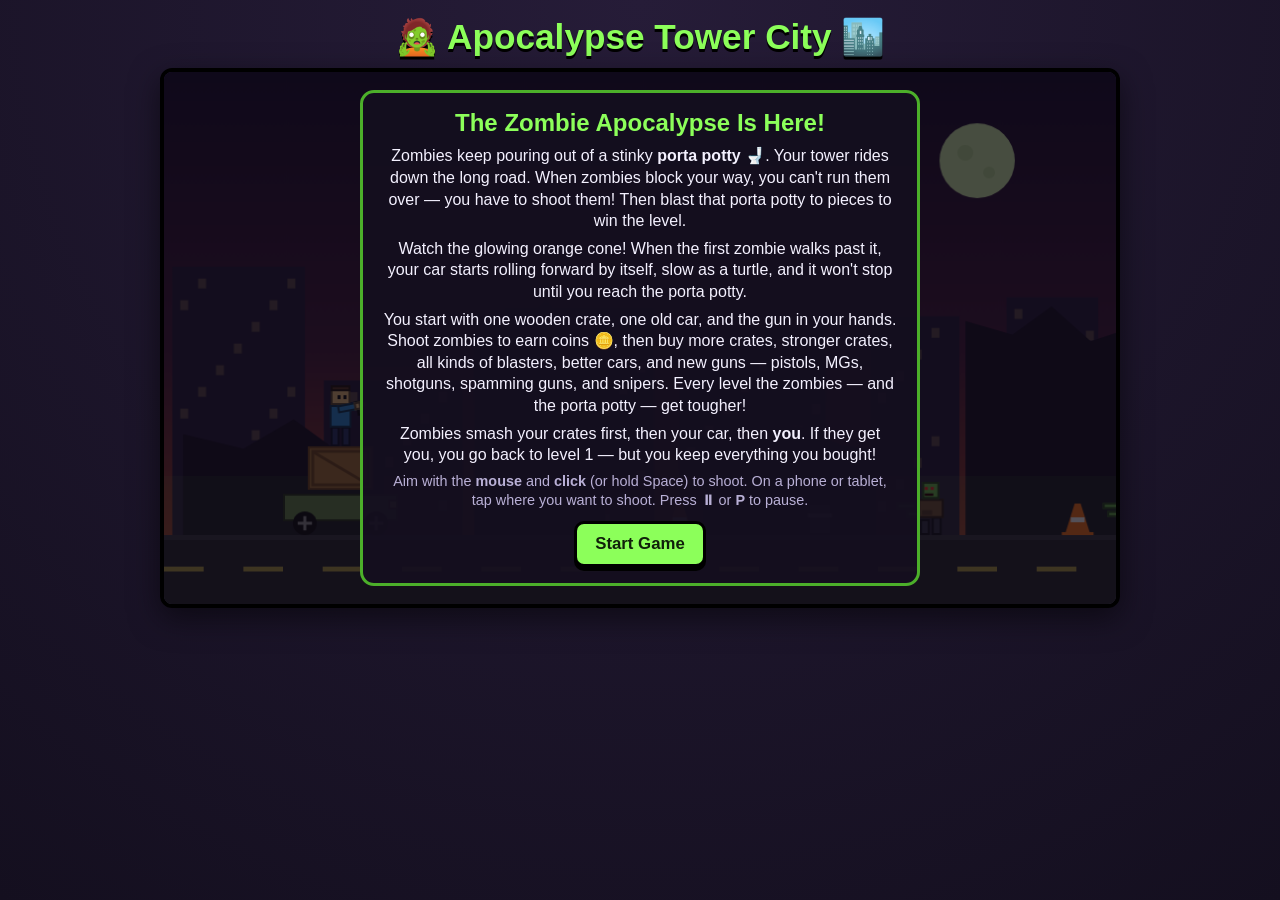
<file: apocalypse-tower-city/index.html>
<!DOCTYPE html>
<html lang="en">
<head>
<meta charset="UTF-8">
<meta name="viewport" content="width=device-width, initial-scale=1.0">
<title>Apocalypse Tower City</title>
<link rel="icon" href="data:image/svg+xml,<svg xmlns=%22http://www.w3.org/2000/svg%22 viewBox=%220 0 100 100%22><text y=%22.9em%22 font-size=%2290%22>🧟</text></svg>">
<link rel="stylesheet" href="style.css">
</head>
<body>

<div id="app">
  <h1 id="game-title">🧟 Apocalypse Tower City 🏙️</h1>

  <div id="board-wrap">
    <canvas id="game" width="960" height="540"></canvas>

    <button id="pause-button" type="button" aria-label="Pause" hidden>❚❚</button>

    <!-- Start screen -->
    <div id="start-overlay" class="overlay">
      <div class="overlay-card">
        <h2>The Zombie Apocalypse Is Here!</h2>
        <p>Zombies keep pouring out of a stinky <strong>porta potty</strong> 🚽.
           Your tower rides down the long road. When zombies block your way, you
           can't run them over &mdash; you have to shoot them! Then blast that
           porta potty to pieces to win the level.</p>
        <p>Watch the glowing orange cone! When the first zombie walks past it,
           your car starts rolling forward by itself, slow as a turtle, and it
           won't stop until you reach the porta potty.</p>
        <p>You start with one wooden crate, one old car, and the gun in your
           hands. Shoot zombies to earn coins 🪙, then buy more crates,
           stronger crates, all kinds of blasters, better cars, and new guns &mdash; pistols,
           MGs, shotguns, spamming guns, and snipers.
           Every level the zombies &mdash; and the porta potty &mdash; get tougher!</p>
        <p>Zombies smash your crates first, then your car, then <strong>you</strong>.
           If they get you, you go back to level 1 &mdash; but you keep everything you bought!</p>
        <p class="controls-hint">Aim with the <strong>mouse</strong> and <strong>click</strong>
           (or hold Space) to shoot. On a phone or tablet, tap where you want to shoot.
           Press <strong>⏸</strong> or <strong>P</strong> to pause.</p>
        <p id="best-line" class="small"></p>
        <div class="button-row">
          <button id="continue-button" class="primary-button hidden" type="button">Keep Playing</button>
          <button id="start-button" class="primary-button" type="button">Start Game</button>
        </div>
      </div>
    </div>

    <!-- Build / shop screen -->
    <div id="build-overlay" class="overlay build hidden">
      <div class="panel shop-panel">
        <h2>🔧 Build Your Tower</h2>
        <p id="build-level" class="small"></p>
        <p id="build-coins" class="coins"></p>
        <p id="build-tip" class="tip"></p>
        <div id="shop"></div>
        <button id="go-button" class="primary-button" type="button">Drive Out! 🚗💨</button>
      </div>
      <div class="panel stuff-panel">
        <h2>🧰 Your Tower</h2>
        <p class="small">Double-tap something here or on your tower to sell it (you get back 40%). Hold it and drag to move it.</p>
        <div id="stuff"></div>
      </div>
    </div>

    <!-- Win / lose screen -->
    <div id="result-overlay" class="overlay hidden">
      <div class="overlay-card">
        <h2 id="result-title"></h2>
        <p id="result-text"></p>
        <div class="button-row">
          <button id="restart-button" class="secondary-button" type="button">Back to Level 1</button>
        </div>
      </div>
    </div>

    <!-- Level chart -->
    <div id="levels-overlay" class="overlay hidden">
      <div class="overlay-card levels-card">
        <h2 id="levels-title">Levels</h2>
        <p id="levels-text" class="small"></p>
        <div id="levels-grid"></div>
        <div class="button-row">
          <button id="levels-next" class="primary-button" type="button">Build &amp; Next Level</button>
          <button id="levels-back" class="secondary-button" type="button">Back</button>
        </div>
      </div>
    </div>

    <!-- Pause screen -->
    <div id="pause-overlay" class="overlay hidden">
      <div class="overlay-card">
        <h2>Paused</h2>
        <div class="button-row">
          <button id="resume-button" class="primary-button" type="button">▶ Resume</button>
          <button id="pause-shop-button" class="primary-button" type="button">🔧 Change My Stuff</button>
          <button id="levels-button" class="primary-button" type="button">🗺️ Levels</button>
          <button id="home-button" class="secondary-button" type="button" aria-label="Home">🏠 Home</button>
        </div>
        <p class="small">Change My Stuff opens the shop and puts you right back where you were.</p>
      </div>
    </div>
  </div>

</div>

<script src="script.js"></script>
</body>
</html>
</file>
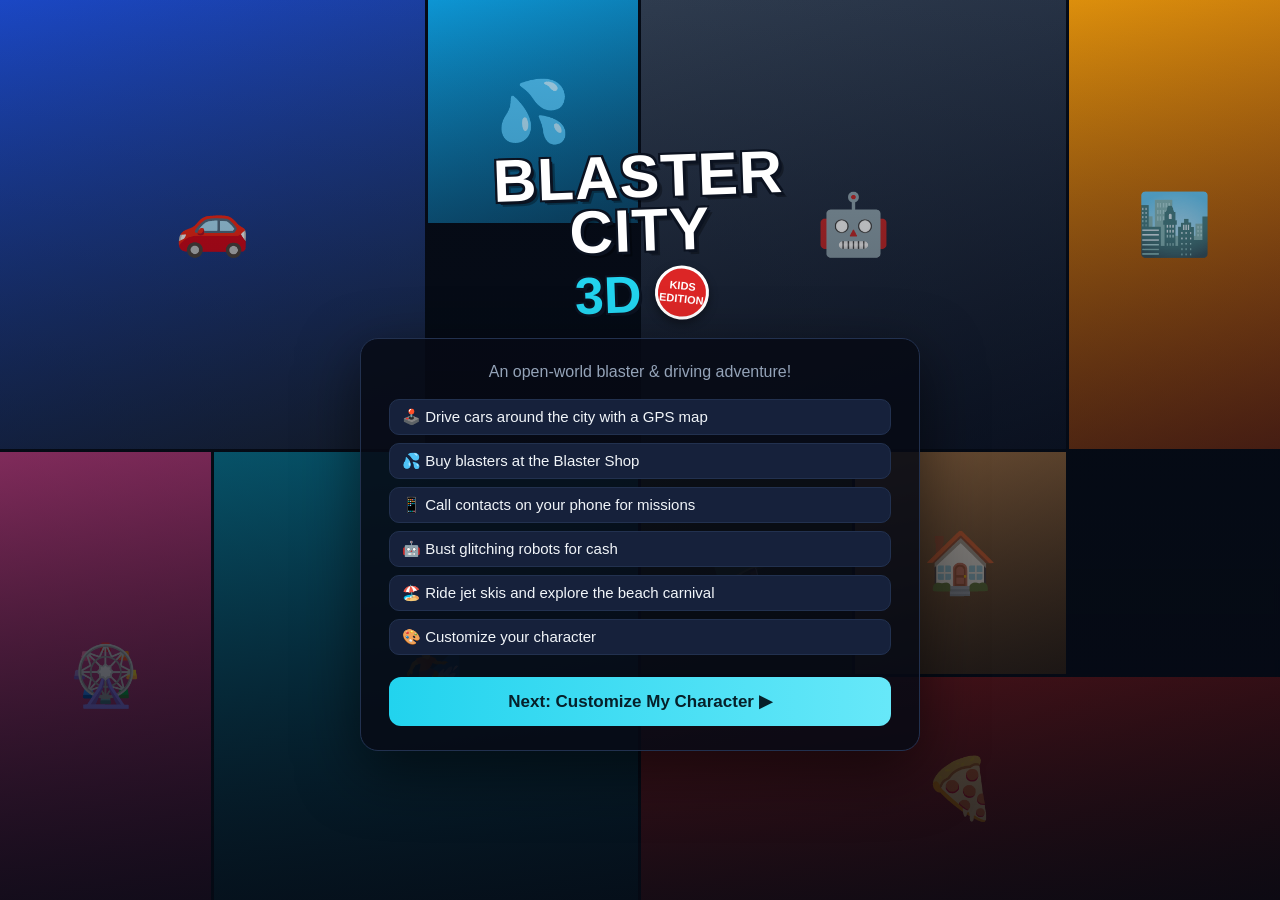
<file: blaster-city-3d/index.html>
<!DOCTYPE html>
<html lang="en">
<head>
<meta charset="UTF-8">
<meta name="viewport" content="width=device-width, initial-scale=1.0, maximum-scale=1.0, user-scalable=no">
<title>Blaster City 3D</title>
<link rel="icon" href="data:image/svg+xml,<svg xmlns=%22http://www.w3.org/2000/svg%22 viewBox=%220 0 100 100%22><text y=%22.9em%22 font-size=%2290%22>🏙️</text></svg>">
<link rel="stylesheet" href="style.css">
</head>
<body>

<div id="app">

  <!-- 3D canvas goes here -->
  <canvas id="scene"></canvas>

  <!-- ===================== START SCREEN ===================== -->
  <div id="start-overlay" class="overlay">
    <div class="cover-grid" aria-hidden="true">
      <div class="cover-panel cp-1">🚗</div>
      <div class="cover-panel cp-2">💦</div>
      <div class="cover-panel cp-3">🤖</div>
      <div class="cover-panel cp-4">🏙️</div>
      <div class="cover-panel cp-5">🎡</div>
      <div class="cover-panel cp-6">🏄</div>
      <div class="cover-panel cp-7">🪖</div>
      <div class="cover-panel cp-8">🏠</div>
      <div class="cover-panel cp-9">🍕</div>
    </div>
    <div class="cover-scrim" aria-hidden="true"></div>
    <div class="cover-titleblock">
      <div class="cover-title-line">BLASTER</div>
      <div class="cover-title-line">CITY</div>
      <div class="cover-title-row">
        <div class="cover-title-3d">3D</div>
        <div class="cover-badge">KIDS<br>EDITION</div>
      </div>
    </div>
    <div class="overlay-card cover-card">
      <p class="subtitle">An open-world blaster &amp; driving adventure!</p>
      <ul class="feature-list">
        <li>🕹️ Drive cars around the city with a GPS map</li>
        <li>💦 Buy blasters at the Blaster Shop</li>
        <li>📱 Call contacts on your phone for missions</li>
        <li>🤖 Bust glitching robots for cash</li>
        <li>🏖️ Ride jet skis and explore the beach carnival</li>
        <li>🎨 Customize your character</li>
      </ul>
      <button id="btn-to-customize" class="big-button">Next: Customize My Character ▶</button>
    </div>
  </div>

  <!-- ===================== CHARACTER CUSTOMIZER ===================== -->
  <div id="customize-overlay" class="overlay hidden">
    <div class="overlay-card customize-card">
      <h2>🎨 Customize Your Character</h2>
      <div class="customize-layout">
        <canvas id="char-preview" width="360" height="420"></canvas>
        <div class="customize-options" id="customize-options">
          <!-- filled by JS -->
        </div>
      </div>
      <div class="customize-actions">
        <button id="btn-randomize" class="small-button">🎲 Randomize</button>
        <button id="btn-start-game" class="big-button">Start Playing ▶</button>
      </div>
    </div>
  </div>

  <!-- ===================== HUD (in-game) ===================== -->
  <div id="hud" class="hidden">

    <div id="hud-top-left">
      <canvas id="minimap" width="150" height="150"></canvas>
      <div id="compass-arrow">➤</div>
      <div id="waypoint-info" class="hidden">📍 <span id="waypoint-distance">--</span>m</div>
      <div class="bar-wrap">
        <div class="bar-label">❤️ Health</div>
        <div class="bar-track"><div id="health-fill" class="bar-fill health"></div></div>
      </div>
    </div>

    <div id="hud-top-right">
      <div id="wanted-stars" class="hidden"></div>
      <div id="money-display">💰 $<span id="money-value">0</span></div>
      <div id="weapon-display">
        <button id="btn-weapon-prev" class="weapon-arrow">◀</button>
        <span id="weapon-icon">✋</span>
        <span id="weapon-name">Fists</span>
        <span id="weapon-ammo"></span>
        <button id="btn-weapon-next" class="weapon-arrow">▶</button>
      </div>
    </div>

    <div id="mission-banner" class="hidden">
      <span id="mission-text"></span>
    </div>

    <div id="prompt-banner" class="hidden"></div>

    <div id="bank-heist-hud" class="hidden">
      <div id="bank-heist-status"></div>
      <div class="bar-track"><div id="bank-heist-progress-fill" class="bar-fill"></div></div>
    </div>

    <!-- top icon buttons — everything lives behind one Items button -->
    <div id="icon-buttons">
      <div class="items-wrap">
        <button id="btn-items" class="icon-button items-toggle" title="Items">
          <span class="items-emoji">🎒</span><span class="items-caption">ITEMS</span>
        </button>
        <div id="items-menu" class="items-menu hidden">
          <button id="btn-phone" class="items-row">📱 <span>Phone</span></button>
          <button id="btn-map" class="items-row">🗺️ <span>Map</span></button>
          <button id="btn-weapons" class="items-row">🧰 <span>Weapons</span></button>
          <button id="btn-aim-marker" class="items-row">🎯 <span>Aim Marker</span></button>
        </div>
      </div>
    </div>

    <!-- ===================== TOUCH CONTROLS ===================== -->
    <div id="touch-controls">
      <div id="joystick-zone">
        <div id="joystick-base">
          <div id="joystick-knob"></div>
        </div>
      </div>

      <div id="action-buttons">
        <button id="btn-fire" class="action-button fire-button">🔫</button>
        <button id="btn-enter" class="action-button">🚪</button>
        <button id="btn-jump" class="action-button">⬆️</button>
        <button id="btn-sprint" class="action-button" title="Toggle sprint">🏃</button>
        <button id="btn-fly-up" class="action-button hidden" title="Fly up">⏫</button>
        <button id="btn-fly-down" class="action-button hidden" title="Fly down">⏬</button>
      </div>
    </div>

    <div id="look-zone">
      <div id="look-hint">👀 Drag here to look up/down/around</div>
    </div>

    <div id="controls-hint">
      WASD/Arrows: Move &nbsp;|&nbsp; Drag right side: Look &nbsp;|&nbsp; Shift: Jump (x2 to double-jump) &nbsp;|&nbsp; C: Sprint toggle &nbsp;|&nbsp; E: Enter/Exit &nbsp;|&nbsp; Click/Space: Fire &nbsp;|&nbsp; R/F: Fly up/down (in a jet) &nbsp;|&nbsp; 1-6: Weapons
    </div>
  </div>

  <!-- ===================== SHOP OVERLAY ===================== -->
  <div id="shop-overlay" class="overlay hidden">
    <div class="overlay-card panel-card">
      <div class="panel-header">
        <h2>💦 Ace's Blaster Shop</h2>
        <button class="close-button" data-close="shop">✕</button>
      </div>
      <p class="panel-sub">Your cash: 💰 $<span id="shop-money">0</span></p>
      <div id="shop-list" class="item-list"></div>
    </div>
  </div>

  <!-- ===================== PHONE OVERLAY ===================== -->
  <div id="phone-overlay" class="overlay hidden">
    <div class="phone-body">
      <div class="phone-notch"></div>
      <div class="phone-screen">
        <div class="panel-header">
          <h2>📱 Contacts</h2>
          <button class="close-button" data-close="phone">✕</button>
        </div>
        <div id="phone-contacts" class="item-list"></div>
        <div id="phone-call-status" class="hidden"></div>
      </div>
    </div>
  </div>

  <!-- ===================== MAP OVERLAY (fullscreen) ===================== -->
  <div id="map-overlay" class="overlay map-overlay-full hidden">
    <div class="map-fullscreen">
      <div class="map-header">
        <h2>🗺️ City Map</h2>
        <p id="map-instructions">Drag to look around, tap once for a waypoint, tap twice to clear it.</p>
      </div>
      <div class="map-canvas-wrap">
        <canvas id="map-canvas" width="480" height="480"></canvas>
      </div>
      <div class="map-footer">
        <button id="btn-map-zoom-out" class="small-button">🔍−</button>
        <button id="btn-map-zoom-in" class="small-button">🔍+</button>
        <button id="btn-clear-waypoint" class="small-button">Clear Waypoint</button>
        <button class="close-button-big" data-close="map">✕ Close Map</button>
      </div>
    </div>
  </div>

  <!-- ===================== WEAPON WHEEL OVERLAY ===================== -->
  <div id="weapon-wheel-overlay" class="overlay hidden">
    <div class="overlay-card">
      <div class="panel-header">
        <h2>🎯 Choose Weapon</h2>
        <button class="close-button" data-close="weapons">✕</button>
      </div>
      <div id="weapon-wheel-list" class="item-list"></div>
    </div>
  </div>

  <div id="toast-layer"></div>

  <div id="loading-screen">
    <div class="loading-inner">
      <div class="loading-spinner"></div>
      <p>Loading Blaster City…</p>
    </div>
  </div>

</div>

<script src="vendor/three.min.js"></script>
<script src="game.js"></script>
</body>
</html>
</file>
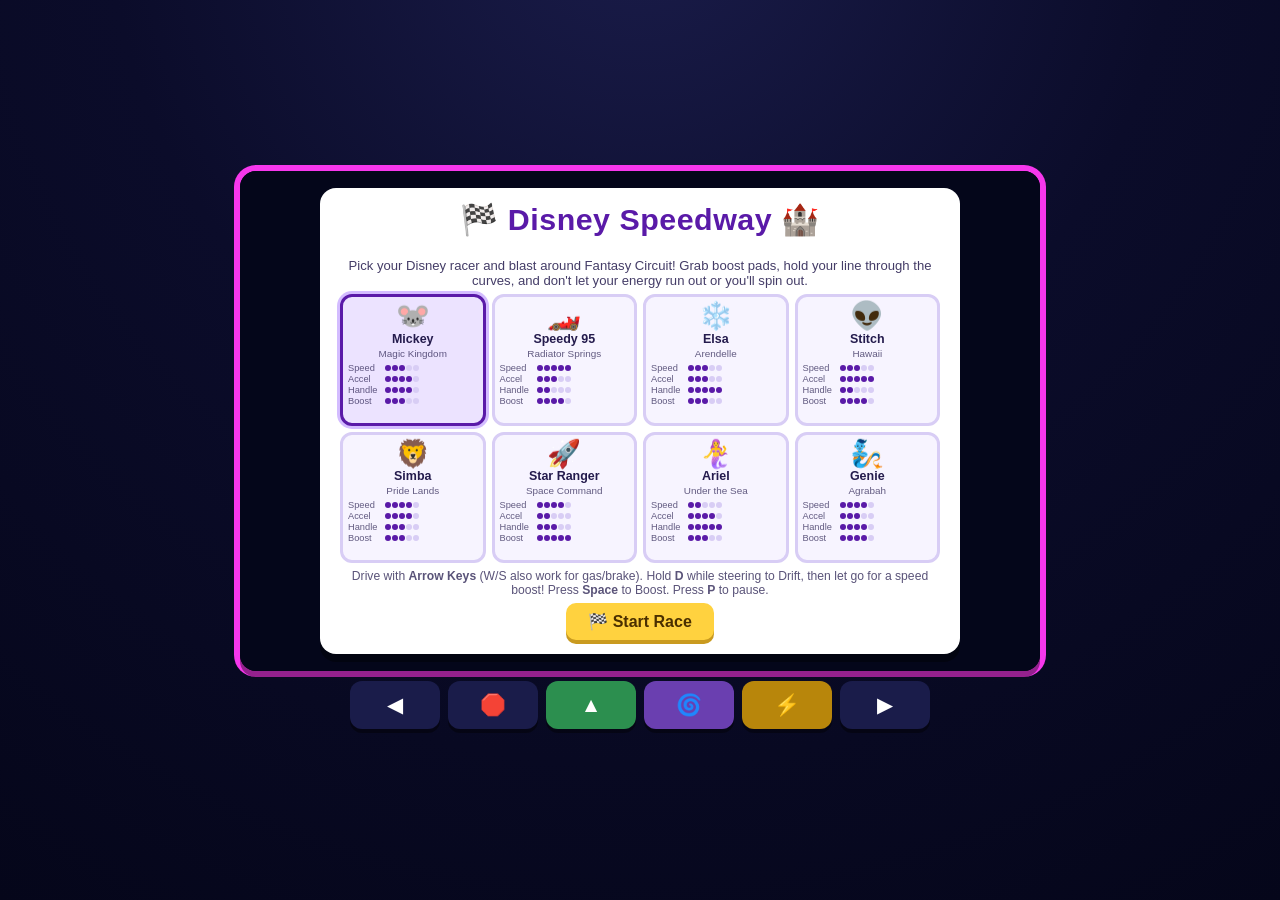
<file: disney-speedway/index.html>
<!DOCTYPE html>
<html lang="en">
<head>
<meta charset="UTF-8">
<meta name="viewport" content="width=device-width, initial-scale=1.0">
<title>Disney Speedway</title>
<link rel="icon" href="data:image/svg+xml,<svg xmlns=%22http://www.w3.org/2000/svg%22 viewBox=%220 0 100 100%22><text y=%22.9em%22 font-size=%2290%22>🏁</text></svg>">
<link rel="stylesheet" href="style.css">
</head>
<body>

<div id="app">

  <header id="hud" class="hidden">
    <div id="stat-row">
      <div class="stat"><span class="stat-label">Speed</span><span id="speed-value">0</span></div>
      <div class="stat"><span class="stat-label">Lap</span><span id="lap-value">1 / 3</span></div>
      <div class="stat"><span class="stat-label">Place</span><span id="place-value">1st</span></div>
      <div class="stat"><span class="stat-label">Time</span><span id="time-value">0:00.0</span></div>
    </div>
    <div id="energy-row">
      <span class="energy-label">Energy</span>
      <div id="energy-bar-track"><div id="energy-bar-fill"></div></div>
      <button id="pause-button" type="button" aria-label="Pause">⏸</button>
    </div>
  </header>

  <div id="board-wrap">
    <canvas id="board" width="800" height="500"></canvas>

    <div id="fx-layer" aria-live="polite"></div>

    <!-- Menu / character select -->
    <div id="menu-overlay" class="overlay">
      <div class="overlay-card menu-card">
        <h1 id="game-title">🏁 Disney Speedway 🏰</h1>
        <p class="menu-intro">Pick your Disney racer and blast around Fantasy Circuit!
           Grab boost pads, hold your line through the curves, and don't let your
           energy run out or you'll spin out.</p>

        <div id="character-grid"></div>

        <p class="controls-hint">
          Drive with <strong>Arrow Keys</strong> (W/S also work for gas/brake).
          Hold <strong>D</strong> while steering to Drift, then let go for a speed boost!
          Press <strong>Space</strong> to Boost. Press <strong>P</strong> to pause.
        </p>

        <button id="start-race-button" class="primary-button">🏁 Start Race</button>
      </div>
    </div>

    <!-- Countdown -->
    <div id="countdown-overlay" class="overlay hidden">
      <div id="countdown-number">3</div>
    </div>

    <!-- Pause -->
    <div id="pause-overlay" class="overlay hidden">
      <div class="overlay-card">
        <h2>Paused</h2>
        <div class="button-row">
          <button id="resume-button" class="primary-button">▶️ Resume</button>
          <button id="quit-button" class="secondary-button">🚪 Quit to Menu</button>
        </div>
      </div>
    </div>

    <!-- Results -->
    <div id="results-overlay" class="overlay hidden">
      <div class="overlay-card results-card">
        <h2 id="results-title">Race Results</h2>
        <div id="results-list"></div>
        <p id="results-best-lap"></p>
        <div class="button-row">
          <button id="race-again-button" class="primary-button">🔁 Race Again</button>
          <button id="change-racer-button" class="secondary-button">🧑‍🤝‍🧑 Change Racer</button>
        </div>
      </div>
    </div>
  </div>

  <div id="touch-controls" aria-hidden="false">
    <button id="btn-left" class="ctrl-button" type="button" aria-label="Steer left">◀</button>
    <button id="btn-brake" class="ctrl-button" type="button" aria-label="Brake">🛑</button>
    <button id="btn-accel" class="ctrl-button accel" type="button" aria-label="Accelerate">▲</button>
    <button id="btn-drift" class="ctrl-button drift" type="button" aria-label="Drift">🌀</button>
    <button id="btn-boost" class="ctrl-button boost" type="button" aria-label="Boost">⚡</button>
    <button id="btn-right" class="ctrl-button" type="button" aria-label="Steer right">▶</button>
  </div>

</div>

<script src="script.js"></script>
</body>
</html>
</file>
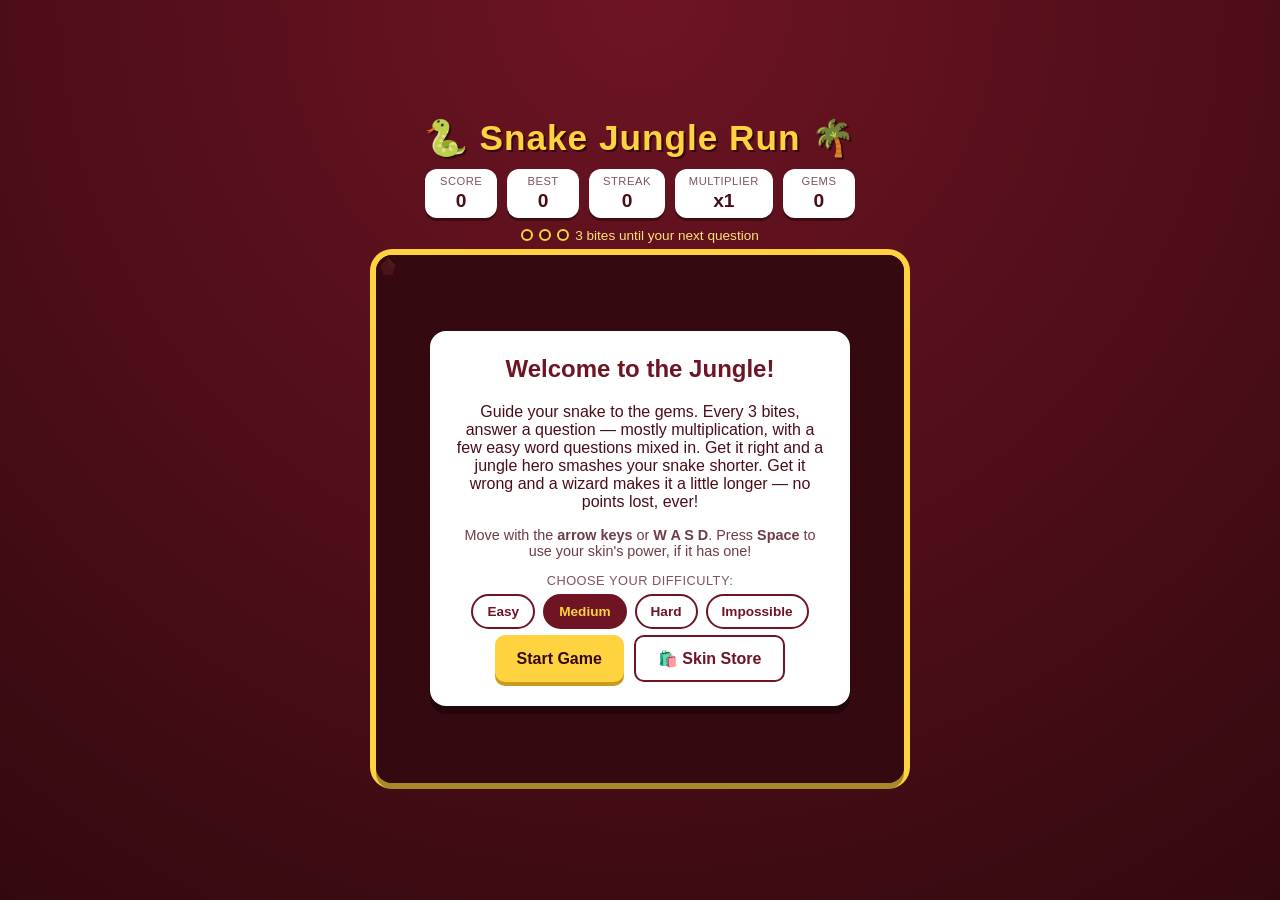
<file: snake-jungle-run/index.html>
<!DOCTYPE html>
<html lang="en">
<head>
<meta charset="UTF-8">
<meta name="viewport" content="width=device-width, initial-scale=1.0">
<title>Snake Jungle Run</title>
<link rel="icon" href="data:image/svg+xml,<svg xmlns=%22http://www.w3.org/2000/svg%22 viewBox=%220 0 100 100%22><text y=%22.9em%22 font-size=%2290%22>🐍</text></svg>">
<link rel="stylesheet" href="style.css">
</head>
<body>

<div id="app">

  <header id="hud">
    <h1 id="game-title">🐍 Snake Jungle Run 🌴</h1>
    <div id="stat-row">
      <div class="stat"><span class="stat-label">Score</span><span id="score-value">0</span></div>
      <div class="stat"><span class="stat-label">Best</span><span id="high-score-value">0</span></div>
      <div class="stat"><span class="stat-label">Streak</span><span id="streak-value">0</span></div>
      <div class="stat"><span class="stat-label">Multiplier</span><span id="multiplier-value">x1</span></div>
      <div class="stat"><span class="stat-label">Gems</span><span id="gems-value">0</span></div>
    </div>
    <div id="quiz-progress" aria-label="Bites until next question">
      <span class="progress-dot" data-index="0"></span>
      <span class="progress-dot" data-index="1"></span>
      <span class="progress-dot" data-index="2"></span>
      <span id="quiz-progress-label">bites until your next question</span>
    </div>
  </header>

  <div id="board-wrap">
    <canvas id="board" width="528" height="528"></canvas>

    <div id="fx-layer" aria-live="polite"></div>

    <!-- Start screen -->
    <div id="start-overlay" class="overlay">
      <div class="overlay-card">
        <h2>Welcome to the Jungle!</h2>
        <p>Guide your snake to the gems. Every 3 bites, answer a
           question &mdash; mostly multiplication, with a few easy word
           questions mixed in. Get it right and a jungle hero smashes
           your snake shorter. Get it wrong and a wizard makes it a
           little longer &mdash; no points lost, ever!</p>
        <p class="controls-hint">Move with the <strong>arrow keys</strong> or <strong>W A S D</strong>.
           Press <strong>Space</strong> to use your skin's power, if it has one!</p>

        <p class="difficulty-label">Choose your difficulty:</p>
        <div id="difficulty-row" role="group" aria-label="Choose your difficulty">
          <button class="difficulty-button" data-difficulty="easy" type="button">Easy</button>
          <button class="difficulty-button selected" data-difficulty="medium" type="button">Medium</button>
          <button class="difficulty-button" data-difficulty="hard" type="button">Hard</button>
          <button class="difficulty-button" data-difficulty="impossible" type="button">Impossible</button>
        </div>

        <div class="button-row">
          <button id="start-button" class="primary-button">Start Game</button>
          <button id="store-button" class="secondary-button">🛍️ Skin Store</button>
        </div>
      </div>
    </div>

    <!-- Skin store -->
    <div id="store-overlay" class="overlay hidden">
      <div class="overlay-card store-card">
        <h2>🛍️ Skin Store</h2>
        <p class="store-balance">You have <strong id="store-balance">0</strong> 💎 gems</p>
        <p class="store-hint">Earn gems by collecting them in the game. Spend them here on new snake colors.</p>
        <div id="skin-grid"></div>
        <button id="store-close-button" class="secondary-button">Back</button>
      </div>
    </div>

    <!-- Quiz overlay -->
    <div id="quiz-overlay" class="overlay hidden">
      <div class="overlay-card quiz-card">
        <p class="quiz-kicker" id="quiz-kicker">Quick Question!</p>
        <h2 id="quiz-question">6 &times; 7 = ?</h2>
        <div id="quiz-choices"></div>
        <button id="quiz-swap-button" class="secondary-button">🔄 Swap this question</button>
      </div>
    </div>

    <!-- Game over screen -->
    <div id="gameover-overlay" class="overlay hidden">
      <div class="overlay-card">
        <h2>Game Over!</h2>
        <p id="gameover-summary">You scored <strong><span id="final-score">0</span></strong> points.</p>
        <p id="gameover-new-best" class="hidden">🏆 New best score!</p>
        <div class="button-row">
          <button id="restart-button" class="primary-button">Play Again</button>
          <button id="lobby-button" class="secondary-button">Back to Lobby</button>
        </div>
      </div>
    </div>

  </div>

</div>

<script src="script.js"></script>
</body>
</html>
</file>
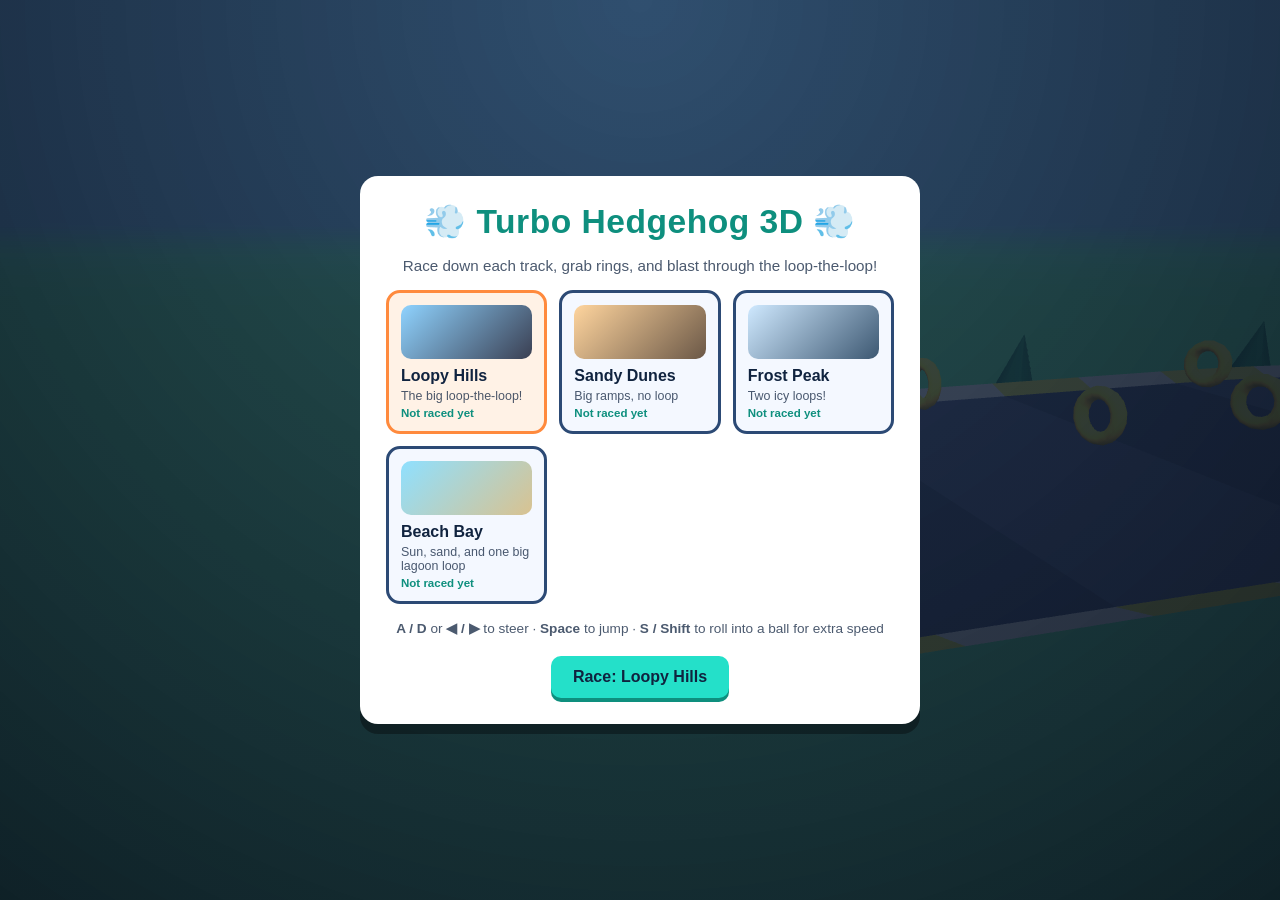
<file: turbo-hedgehog-3d/index.html>
<!DOCTYPE html>
<html lang="en">
<head>
<meta charset="UTF-8">
<meta name="viewport" content="width=device-width, initial-scale=1.0">
<title>Turbo Hedgehog 3D</title>
<link rel="icon" href="data:image/svg+xml,<svg xmlns=%22http://www.w3.org/2000/svg%22 viewBox=%220 0 100 100%22><text y=%22.9em%22 font-size=%2290%22>💨</text></svg>">
<link rel="stylesheet" href="style.css">
</head>
<body>

<div id="app">

  <canvas id="scene"></canvas>

  <!-- In-game HUD -->
  <header id="hud" class="hidden">
    <button id="pause-button" class="icon-button" aria-label="Pause">⏸</button>
    <div class="hud-row">
      <div class="stat"><span class="stat-label">Rings</span><span id="hud-rings">0</span></div>
      <div class="stat"><span class="stat-label">Score</span><span id="hud-score">0</span></div>
      <div class="stat"><span class="stat-label">Time</span><span id="hud-time">0.0</span></div>
    </div>
    <div id="hud-message"></div>
  </header>

  <div id="touch-controls" class="hidden">
    <button id="touch-left" class="touch-button" aria-label="Move left">◀</button>
    <button id="touch-jump" class="touch-button touch-jump" aria-label="Jump">⤴</button>
    <button id="touch-roll" class="touch-button touch-roll" aria-label="Roll">⬤</button>
    <button id="touch-right" class="touch-button" aria-label="Move right">▶</button>
  </div>

  <!-- Title / map-select screen -->
  <div id="menu-overlay" class="overlay">
    <div class="overlay-card menu-card">
      <h1 id="game-title">💨 Turbo Hedgehog 3D 💨</h1>
      <p class="subtitle">Race down each track, grab rings, and blast through the loop-the-loop!</p>

      <div id="map-grid"></div>

      <p class="controls-hint">
        <strong>A / D</strong> or <strong>◀ / ▶</strong> to steer &middot;
        <strong>Space</strong> to jump &middot;
        <strong>S / Shift</strong> to roll into a ball for extra speed
      </p>

      <button id="start-button" class="primary-button" disabled>Select a track</button>
    </div>
  </div>

  <!-- Pause -->
  <div id="pause-overlay" class="overlay hidden">
    <div class="overlay-card">
      <h2>Paused</h2>
      <div class="button-row">
        <button id="resume-button" class="primary-button">Resume</button>
        <button id="pause-menu-button" class="secondary-button">Track Select</button>
      </div>
    </div>
  </div>

  <!-- Wipeout (hit a spike) -->
  <div id="wipeout-overlay" class="overlay hidden">
    <div class="overlay-card">
      <h2>Wiped Out!</h2>
      <p id="wipeout-message">You crashed into a spike.</p>
      <div class="button-row">
        <button id="wipeout-retry-button" class="primary-button">Try Again</button>
        <button id="wipeout-menu-button" class="secondary-button">Track Select</button>
      </div>
    </div>
  </div>

  <!-- Finish results -->
  <div id="finish-overlay" class="overlay hidden">
    <div class="overlay-card">
      <h2>Track Complete!</h2>
      <p id="finish-summary">Time: <strong><span id="finish-time">0.0</span>s</strong></p>
      <p id="finish-rings">Rings collected: <strong><span id="finish-rings-value">0</span></strong></p>
      <p id="finish-score">Score: <strong><span id="finish-score-value">0</span></strong></p>
      <div id="finish-stars" aria-hidden="true"></div>
      <p id="finish-best" class="hidden">🏆 New best time on this track!</p>
      <div class="button-row">
        <button id="finish-retry-button" class="primary-button">Race Again</button>
        <button id="finish-menu-button" class="secondary-button">Track Select</button>
      </div>
    </div>
  </div>

</div>

<script src="vendor/three.min.js"></script>
<script src="script.js"></script>
</body>
</html>
</file>
<file: apocalypse-tower-city/style.css>
:root {
  --toxic: #8cff5a;
  --toxic-dark: #4caf2a;
  --night: #140f1f;
  --night-light: #261c38;
  --panel: rgba(20, 15, 31, 0.92);
  --text: #f4f1ff;
  --muted: #b9b0d6;
  --coin: #ffd23f;
  --danger: #ff5a5a;
}

* {
  box-sizing: border-box;
}

html, body {
  margin: 0;
  padding: 0;
}

body {
  font-family: 'Trebuchet MS', 'Comic Sans MS', 'Segoe UI', sans-serif;
  background: radial-gradient(circle at top, var(--night-light) 0%, var(--night) 100%);
  color: var(--text);
  min-height: 100vh;
  display: flex;
  justify-content: center;
  padding: 16px;
}

#app {
  width: 100%;
  max-width: 960px;
  display: flex;
  flex-direction: column;
  align-items: center;
  gap: 10px;
}

#game-title {
  margin: 0;
  font-size: clamp(1.4rem, 4vw, 2.2rem);
  color: var(--toxic);
  text-shadow: 0 3px 0 #000;
  text-align: center;
}

#board-wrap {
  position: relative;
  width: 100%;
  aspect-ratio: 16 / 9;
  border-radius: 12px;
  overflow: hidden;
  border: 4px solid #000;
  box-shadow: 0 10px 30px rgba(0, 0, 0, 0.5);
}

#game {
  display: block;
  width: 100%;
  height: 100%;
  cursor: crosshair;
  touch-action: none;
}

.overlay {
  position: absolute;
  inset: 0;
  display: flex;
  align-items: center;
  justify-content: center;
  background: rgba(10, 6, 18, 0.7);
  padding: 12px;
}

.overlay.build {
  background: none;
  justify-content: space-between;
  align-items: stretch;
  gap: 10px;
  padding: 10px;
  pointer-events: none; /* lets taps reach the tower between the panels */
}

.overlay.build .panel {
  pointer-events: auto;
}

.panel.shop-panel {
  width: 44%;
}

.panel.stuff-panel {
  width: 26%;
}

.hidden {
  display: none !important;
}

.overlay-card, .panel {
  background: var(--panel);
  border: 3px solid var(--toxic-dark);
  border-radius: 14px;
  padding: 16px 20px;
  max-width: 560px;
  max-height: 100%;
  overflow-y: auto;
  text-align: center;
}

.panel {
  width: 100%;
  display: flex;
  flex-direction: column;
  gap: 6px;
  padding: 12px 14px;
}

h2 {
  margin: 0 0 8px;
  color: var(--toxic);
}

.panel h2 {
  margin: 0;
  font-size: 1.3rem;
}

p {
  margin: 6px 0;
  line-height: 1.35;
}

.small {
  font-size: 0.9rem;
  color: var(--muted);
  margin: 0;
}

.coins {
  margin: 0;
  font-size: 1.2rem;
  font-weight: bold;
  color: var(--coin);
}

.tip {
  margin: 0;
  font-size: 0.85rem;
  color: var(--toxic);
}

.controls-hint {
  font-size: 0.9rem;
  color: var(--muted);
}

.button-row {
  display: flex;
  gap: 10px;
  justify-content: center;
  flex-wrap: wrap;
  margin-top: 10px;
}

button {
  font-family: inherit;
  cursor: pointer;
}

.primary-button, .secondary-button {
  font-size: 1.05rem;
  font-weight: bold;
  border-radius: 10px;
  padding: 10px 18px;
  border: 3px solid #000;
  box-shadow: 0 4px 0 #000;
}

.primary-button {
  background: var(--toxic);
  color: #10200a;
}

.secondary-button {
  background: #3a2f52;
  color: var(--text);
}

.primary-button:active, .secondary-button:active {
  transform: translateY(3px);
  box-shadow: 0 1px 0 #000;
}

#shop {
  display: flex;
  flex-direction: column;
  gap: 6px;
}

.shop-item {
  display: flex;
  align-items: center;
  gap: 10px;
  text-align: left;
  background: #2b2140;
  color: var(--text);
  border: 2px solid #4a3d66;
  border-radius: 10px;
  padding: 6px 10px;
  font-size: 0.9rem;
}

.shop-item:hover:not(:disabled) {
  border-color: var(--toxic);
}

.shop-item:disabled {
  opacity: 0.5;
  cursor: not-allowed;
}

.shop-icon {
  font-size: 1.6rem;
  width: 2rem;
  text-align: center;
}

.shop-text {
  flex: 1;
  display: flex;
  flex-direction: column;
}

.shop-name {
  font-weight: bold;
}

.shop-desc {
  font-size: 0.78rem;
  color: var(--muted);
}

.shop-cost {
  font-weight: bold;
  color: var(--coin);
  white-space: nowrap;
}

@media (max-width: 720px) {
  /* On phones the build screen takes over the whole screen so it isn't squished. */
  .overlay.build {
    position: fixed;
    inset: 0;
    z-index: 20;
    flex-direction: column;
    justify-content: flex-start;
    overflow-y: auto;
    pointer-events: auto;
    background: var(--night);
    padding-block: max(12px, env(safe-area-inset-top, 0px)) max(12px, env(safe-area-inset-bottom, 0px));
    padding-left: max(12px, env(safe-area-inset-left, 0px));
    padding-right: max(12px, env(safe-area-inset-right, 0px));
  }
  .panel.shop-panel, .panel.stuff-panel {
    width: 100%;
    max-height: none;
    overflow: visible;
  }
  .overlay-card {
    padding: 10px 12px;
    font-size: 0.85rem;
  }
}

.shop-tabs {
  display: grid;
  grid-template-columns: repeat(4, 1fr);
  gap: 4px;
}

.shop-tab {
  background: #2b2140;
  color: var(--text);
  border: 2px solid #4a3d66;
  border-radius: 8px;
  padding: 6px 2px;
  font-size: 0.8rem;
  font-weight: bold;
}

.shop-tab.selected {
  background: var(--toxic);
  color: #10200a;
  border-color: #000;
}

.shop-header {
  margin-top: 4px;
  font-weight: bold;
  font-size: 0.85rem;
  color: var(--toxic);
  text-align: left;
  text-transform: uppercase;
  letter-spacing: 0.05em;
}

#go-button {
  position: sticky;
  bottom: 0;
  margin-top: 4px;
}

.shop-item.affordable {
  background: #24401a;
  border-color: var(--toxic);
  box-shadow: 0 0 10px rgba(140, 255, 90, 0.45);
}

.shop-item.affordable .shop-cost {
  color: #fff27a;
}

.shop-tab.has-deal:not(.selected) {
  border-color: var(--toxic);
  box-shadow: 0 0 8px rgba(140, 255, 90, 0.5);
}

#stuff {
  display: flex;
  flex-direction: column;
  gap: 4px;
}

.stuff-row {
  display: flex;
  align-items: center;
  gap: 8px;
  text-align: left;
  background: #2b2140;
  border: 2px solid #4a3d66;
  border-radius: 10px;
  padding: 4px 8px;
  font-size: 0.85rem;
  cursor: pointer;
  user-select: none;
  -webkit-user-select: none;
}

.stuff-row.indent {
  margin-left: 16px;
}

.stuff-row.selected {
  border-color: #fde047;
  box-shadow: 0 0 8px rgba(253, 224, 71, 0.5);
}

.stuff-row:focus-visible, .shop-item:focus-visible, .shop-tab:focus-visible {
  outline: 3px solid #fde047;
  outline-offset: 1px;
}

.sell-row {
  display: flex;
  flex-wrap: wrap;
  gap: 6px;
  align-items: center;
}

.trash-button, .cancel-button {
  border: 2px solid #000;
  border-radius: 8px;
  padding: 5px 10px;
  font-weight: bold;
  font-size: 0.85rem;
}

.trash-button {
  background: var(--danger);
  color: #fff;
}

.cancel-button {
  background: #3a2f52;
  color: var(--text);
}

.stuff-row {
  -webkit-touch-callout: none;
}

.stuff-row.dragging {
  border-color: #fb923c;
  opacity: 0.7;
}

.stuff-row.drop-target {
  border-color: var(--toxic);
  box-shadow: 0 0 8px rgba(140, 255, 90, 0.6);
}

.stuff-row .trash-button {
  margin-left: auto;
  white-space: nowrap;
}

#pause-button {
  position: absolute;
  top: 1.2%;
  right: 1%;
  width: 5%;
  min-width: 30px;
  aspect-ratio: 1;
  font-size: clamp(0.8rem, 2vw, 1.3rem);
  font-weight: bold;
  letter-spacing: -0.1em;
  border: 2px solid #000;
  border-radius: 8px;
  background: var(--toxic);
  color: #10200a;
  padding: 0;
  line-height: 1;
  z-index: 5;
}

.levels-card {
  width: 100%;
  display: flex;
  flex-direction: column;
}

#levels-grid {
  position: relative;
  display: grid;
  grid-template-columns: repeat(10, 1fr);
  gap: 5px;
  flex: 1 1 auto;
  min-height: 0;
  overflow-y: auto;
  padding: 6px;
  margin-top: 6px;
}

.level-cell {
  aspect-ratio: 1;
  border-radius: 8px;
  border: 2px solid #000;
  font-weight: bold;
  font-size: 0.85rem;
  padding: 0;
  font-variant-numeric: tabular-nums;
}

.level-cell.done {
  background: var(--toxic-dark);
  color: #fff;
}

.level-cell.done::after {
  content: '✔';
  font-size: 0.6em;
  margin-left: 1px;
}

.level-cell.open {
  background: var(--toxic);
  color: #10200a;
}

.level-cell.locked {
  background: #2b2140;
  color: var(--muted);
  cursor: not-allowed;
}

.level-cell.current {
  outline: 3px solid #fde047;
  outline-offset: 1px;
  box-shadow: 0 0 12px rgba(253, 224, 71, 0.8);
}

.level-cell.unlocking {
  background: #2b2140;
  animation: lock-shake 0.9s ease-in-out;
}

.level-cell.pop {
  animation: unlock-pop 0.5s ease-out;
}

@keyframes lock-shake {
  0%, 100% { transform: rotate(0); }
  20% { transform: rotate(-14deg); }
  40% { transform: rotate(14deg); }
  60% { transform: rotate(-10deg); }
  80% { transform: rotate(10deg); }
}

@keyframes unlock-pop {
  0% { transform: scale(0.3); }
  60% { transform: scale(1.35); }
  100% { transform: scale(1); }
}

@media (max-width: 720px) {
  #levels-grid {
    grid-template-columns: repeat(6, 1fr);
  }
  /* On phones the level chart takes the whole screen. */
  #levels-overlay {
    position: fixed;
    inset: 0;
    z-index: 20;
    background: var(--night);
    padding-block: max(12px, env(safe-area-inset-top, 0px)) max(12px, env(safe-area-inset-bottom, 0px));
    padding-left: max(12px, env(safe-area-inset-left, 0px));
    padding-right: max(12px, env(safe-area-inset-right, 0px));
  }
}
</file>
<file: blaster-city-3d/style.css>
* {
  box-sizing: border-box;
}

html, body {
  margin: 0;
  padding: 0;
  width: 100%;
  height: 100%;
  overflow: hidden;
  background: #0b1220;
  font-family: "Segoe UI", Roboto, "Helvetica Neue", Arial, sans-serif;
  color: #f1f5f9;
  -webkit-user-select: none;
  user-select: none;
  touch-action: none;
}

#app {
  position: relative;
  width: 100%;
  height: 100%;
  overflow: hidden;
}

#scene {
  position: absolute;
  inset: 0;
  display: block;
  width: 100%;
  height: 100%;
}

/* ===================== Loading screen ===================== */
#loading-screen {
  position: absolute;
  inset: 0;
  display: flex;
  align-items: center;
  justify-content: center;
  background: radial-gradient(circle at 50% 40%, #1e293b, #0b1220 70%);
  z-index: 50;
}
#loading-screen.hidden { display: none; }
.loading-inner { text-align: center; }
.loading-spinner {
  width: 54px;
  height: 54px;
  margin: 0 auto 16px;
  border-radius: 50%;
  border: 5px solid #334155;
  border-top-color: #22d3ee;
  animation: spin 0.9s linear infinite;
}
@keyframes spin { to { transform: rotate(360deg); } }

/* ===================== Overlays ===================== */
.overlay {
  position: absolute;
  inset: 0;
  z-index: 40;
  display: flex;
  align-items: center;
  justify-content: center;
  background: rgba(5, 10, 20, 0.72);
  backdrop-filter: blur(3px);
  padding: 16px;
}
.overlay.hidden { display: none; }

.overlay-card {
  background: linear-gradient(160deg, #111c31, #0b1424);
  border: 1px solid #22314f;
  border-radius: 18px;
  padding: 24px 28px;
  max-width: 560px;
  width: 100%;
  max-height: 92vh;
  overflow-y: auto;
  box-shadow: 0 20px 60px rgba(0,0,0,0.55);
}

/* ===================== Start screen cover (mosaic poster style) ===================== */
#start-overlay {
  flex-direction: column;
  overflow: hidden;
}
.cover-grid {
  position: absolute;
  inset: 0;
  display: grid;
  grid-template-columns: repeat(6, 1fr);
  grid-template-rows: repeat(4, 1fr);
  gap: 3px;
  z-index: 0;
}
.cover-panel {
  display: flex;
  align-items: center;
  justify-content: center;
  font-size: clamp(26px, 6vw, 60px);
}
.cp-1 { grid-column: 1 / 3; grid-row: 1 / 3; background: linear-gradient(160deg,#1d4ed8,#1e293b); }
.cp-2 { grid-column: 3 / 4; grid-row: 1 / 2; background: linear-gradient(160deg,#0ea5e9,#0c4a6e); }
.cp-3 { grid-column: 4 / 6; grid-row: 1 / 3; background: linear-gradient(160deg,#334155,#0f172a); }
.cp-4 { grid-column: 6 / 7; grid-row: 1 / 3; background: linear-gradient(160deg,#f59e0b,#7c2d12); }
.cp-5 { grid-column: 1 / 2; grid-row: 3 / 5; background: linear-gradient(160deg,#ec4899,#701a45); }
.cp-6 { grid-column: 2 / 4; grid-row: 3 / 5; background: linear-gradient(160deg,#0891b2,#083344); }
.cp-7 { grid-column: 4 / 5; grid-row: 3 / 4; background: linear-gradient(160deg,#4b5320,#1a1f0a); }
.cp-8 { grid-column: 5 / 6; grid-row: 3 / 4; background: linear-gradient(160deg,#c2884f,#4a2f16); }
.cp-9 { grid-column: 4 / 7; grid-row: 4 / 5; background: linear-gradient(160deg,#dc2626,#450a0a); }
.cover-scrim {
  position: absolute;
  inset: 0;
  z-index: 1;
  background: linear-gradient(180deg, rgba(5,10,20,0.1) 0%, rgba(5,10,20,0.5) 55%, rgba(5,10,20,0.88) 100%);
}
.cover-titleblock {
  position: relative;
  z-index: 2;
  text-align: center;
  margin-bottom: 14px;
  transform: rotate(-2deg);
}
.cover-title-line {
  font-weight: 900;
  font-size: clamp(32px, 8vw, 60px);
  line-height: 0.9;
  letter-spacing: 1px;
  color: #fff;
  text-transform: uppercase;
  text-shadow: 3px 3px 0 #0b1220, -2px -2px 0 #0b1220, 2px -2px 0 #0b1220, -2px 2px 0 #0b1220, 5px 5px 0 rgba(0,0,0,0.3);
}
.cover-title-row {
  display: flex;
  align-items: center;
  justify-content: center;
  gap: 14px;
  margin-top: 6px;
}
.cover-title-3d {
  font-weight: 900;
  font-size: clamp(28px, 7vw, 52px);
  color: #22d3ee;
  text-shadow: 3px 3px 0 #0b1220, -2px -2px 0 #0b1220, 2px -2px 0 #0b1220, -2px 2px 0 #0b1220;
}
.cover-badge {
  background: #dc2626;
  color: #fff;
  font-weight: 800;
  font-size: 11px;
  line-height: 1.15;
  text-align: center;
  padding: 8px 4px;
  width: 54px;
  height: 54px;
  border-radius: 50%;
  border: 3px solid #fff;
  box-shadow: 0 4px 10px rgba(0,0,0,0.4);
  transform: rotate(8deg);
  display: flex;
  align-items: center;
  justify-content: center;
}
.cover-card {
  position: relative;
  z-index: 2;
  background: rgba(6,10,20,0.85);
}
.subtitle {
  text-align: center;
  color: #94a3b8;
  margin: 0 0 18px;
}
.feature-list {
  list-style: none;
  padding: 0;
  margin: 0 0 22px;
  display: flex;
  flex-direction: column;
  gap: 8px;
  font-size: 15px;
}
.feature-list li {
  background: #16213b;
  border: 1px solid #22314f;
  border-radius: 10px;
  padding: 8px 12px;
}

.big-button, .small-button {
  display: block;
  width: 100%;
  border: none;
  border-radius: 12px;
  font-weight: 700;
  cursor: pointer;
  transition: transform 0.08s ease, filter 0.15s ease;
}
.big-button {
  padding: 14px 18px;
  font-size: 17px;
  color: #06202a;
  background: linear-gradient(90deg, #22d3ee, #67e8f9);
}
.small-button {
  padding: 10px 14px;
  font-size: 14px;
  color: #e2e8f0;
  background: #22314f;
  border: 1px solid #334867;
}
.big-button:active, .small-button:active { transform: scale(0.97); }
.big-button:hover { filter: brightness(1.08); }

/* ===================== Character customizer ===================== */
.customize-card { max-width: 760px; }
.customize-layout {
  display: flex;
  gap: 20px;
  align-items: flex-start;
  flex-wrap: wrap;
}
#char-preview {
  background: radial-gradient(circle at 50% 30%, #1c2b4a, #0b1424 75%);
  border-radius: 14px;
  border: 1px solid #22314f;
  width: 220px;
  height: 260px;
  flex-shrink: 0;
}
.customize-options {
  flex: 1;
  min-width: 240px;
  display: flex;
  flex-direction: column;
  gap: 14px;
}
.option-group { }
.option-group h4 {
  margin: 0 0 8px;
  font-size: 13px;
  text-transform: uppercase;
  letter-spacing: 0.06em;
  color: #94a3b8;
}
.swatch-row {
  display: flex;
  gap: 8px;
  flex-wrap: wrap;
}
.swatch {
  width: 32px;
  height: 32px;
  border-radius: 8px;
  border: 2px solid transparent;
  cursor: pointer;
}
.swatch.selected {
  border-color: #facc15;
  box-shadow: 0 0 0 2px #0b1424, 0 0 0 4px #facc15;
}
.pill-row {
  display: flex;
  gap: 8px;
  flex-wrap: wrap;
}
.pill {
  padding: 7px 12px;
  border-radius: 20px;
  background: #16213b;
  border: 1px solid #334867;
  color: #e2e8f0;
  cursor: pointer;
  font-size: 13px;
}
.pill.selected {
  background: #22d3ee;
  color: #06202a;
  border-color: #22d3ee;
  font-weight: 700;
}
.customize-actions {
  margin-top: 18px;
  display: flex;
  gap: 10px;
}
.customize-actions .small-button { width: auto; flex: 0 0 auto; }
.customize-actions .big-button { flex: 1; }

/* ===================== HUD ===================== */
#hud.hidden { display: none; }
#hud { position: absolute; inset: 0; pointer-events: none; z-index: 10; }
#hud * { pointer-events: auto; }

#hud-top-left {
  position: absolute;
  top: 12px;
  left: 12px;
  display: flex;
  flex-direction: column;
  align-items: center;
  gap: 6px;
  z-index: 8;
}
#minimap {
  border-radius: 50%;
  border: 3px solid #1e293b;
  outline: 2px solid #22d3ee;
  background: #0f1a2e;
  box-shadow: 0 6px 18px rgba(0,0,0,0.5);
}
#compass-arrow {
  position: absolute;
  top: 67px;
  left: 67px;
  font-size: 18px;
  color: #facc15;
  transform-origin: 50% 50%;
  pointer-events: none;
  text-shadow: 0 0 4px #000;
}
#waypoint-info {
  background: rgba(11,20,36,0.85);
  padding: 3px 10px;
  border-radius: 10px;
  font-size: 12px;
  border: 1px solid #334867;
}
#waypoint-info.hidden { display: none; }
.bar-wrap { width: 150px; }
.bar-label { font-size: 11px; color: #cbd5e1; margin-bottom: 2px; }
.bar-track {
  width: 100%;
  height: 10px;
  background: #1e293b;
  border-radius: 6px;
  overflow: hidden;
  border: 1px solid #334867;
}
.bar-fill { height: 100%; width: 100%; transition: width 0.2s ease; }
.bar-fill.health { background: linear-gradient(90deg, #f87171, #22c55e); }

#hud-top-right {
  position: absolute;
  top: 12px;
  right: 12px;
  display: flex;
  flex-direction: column;
  align-items: flex-end;
  gap: 8px;
  z-index: 8;
}
#money-display {
  background: rgba(11,20,36,0.85);
  border: 1px solid #3f6212;
  color: #bef264;
  font-weight: 800;
  padding: 6px 14px;
  border-radius: 10px;
  font-size: 16px;
}
#wanted-stars {
  background: rgba(11,20,36,0.85);
  border: 1px solid #7f1d1d;
  padding: 5px 12px;
  border-radius: 10px;
  font-size: 16px;
  letter-spacing: 2px;
}
#wanted-stars.hidden { display: none; }
#weapon-display {
  background: rgba(11,20,36,0.85);
  border: 1px solid #334867;
  padding: 6px 12px;
  border-radius: 10px;
  display: flex;
  align-items: center;
  gap: 8px;
  font-size: 13px;
}
#weapon-icon { font-size: 18px; }
#weapon-ammo { color: #94a3b8; font-size: 12px; }
#weapon-ammo.low { color: #f87171; font-weight: 700; }
.weapon-arrow {
  background: rgba(148,163,184,0.15);
  border: 1px solid #334867;
  color: #f1f5f9;
  border-radius: 6px;
  width: 20px;
  height: 20px;
  font-size: 11px;
  line-height: 1;
  cursor: pointer;
  padding: 0;
}
.weapon-arrow:active { transform: scale(0.9); }

#mission-banner {
  position: absolute;
  top: 12px;
  left: 50%;
  transform: translateX(-50%);
  background: rgba(11,20,36,0.88);
  border: 1px solid #facc15;
  color: #fde68a;
  padding: 6px 16px;
  border-radius: 10px;
  font-size: 13px;
  max-width: 60%;
  text-align: center;
  z-index: 8;
}
#mission-banner.hidden { display: none; }

#prompt-banner {
  position: absolute;
  bottom: 190px;
  left: 50%;
  transform: translateX(-50%);
  background: rgba(11,20,36,0.9);
  border: 1px solid #22d3ee;
  padding: 8px 18px;
  border-radius: 10px;
  font-size: 14px;
  z-index: 8;
}
#prompt-banner.hidden { display: none; }

#bank-heist-hud {
  position: absolute;
  top: 46px;
  left: 50%;
  transform: translateX(-50%);
  width: 260px;
  background: rgba(11,20,36,0.9);
  border: 1px solid #15803d;
  border-radius: 12px;
  padding: 8px 14px;
  z-index: 8;
  text-align: center;
}
#bank-heist-hud.hidden { display: none; }
#bank-heist-status {
  font-size: 12px;
  color: #bef264;
  margin-bottom: 6px;
}

#icon-buttons {
  position: absolute;
  top: 70px;
  right: 12px;
  display: flex;
  flex-direction: column;
  gap: 8px;
  z-index: 8;
}
.icon-button {
  width: 44px;
  height: 44px;
  border-radius: 50%;
  border: 1px solid #334867;
  background: rgba(11,20,36,0.85);
  font-size: 20px;
  cursor: pointer;
  color: #f1f5f9;
}
.icon-button:active { transform: scale(0.94); }

.items-wrap { position: relative; }
.items-toggle {
  display: flex;
  flex-direction: column;
  align-items: center;
  justify-content: center;
  line-height: 1;
  gap: 1px;
}
.items-emoji { font-size: 17px; }
.items-caption { font-size: 7px; letter-spacing: 0.5px; font-weight: 700; color: #94a3b8; }
.items-menu {
  position: absolute;
  top: 52px;
  right: 0;
  display: flex;
  flex-direction: column;
  gap: 4px;
  min-width: 160px;
  padding: 6px;
  background: rgba(11,20,36,0.95);
  border: 1px solid #334867;
  border-radius: 12px;
  box-shadow: 0 10px 30px rgba(0,0,0,0.5);
}
.items-menu.hidden { display: none; }
.items-row {
  display: flex;
  align-items: center;
  gap: 10px;
  padding: 9px 10px;
  background: transparent;
  border: none;
  border-radius: 8px;
  color: #f1f5f9;
  font-size: 14px;
  text-align: left;
  cursor: pointer;
}
.items-row:active { background: rgba(255,255,255,0.1); }

/* ===================== Touch controls ===================== */
#touch-controls {
  position: absolute;
  inset: 0;
  z-index: 5;
  pointer-events: none;
}
#joystick-zone, #action-buttons {
  pointer-events: auto;
}
#joystick-zone {
  position: absolute;
  left: 18px;
  bottom: 18px;
  width: 130px;
  height: 130px;
}
#joystick-base {
  position: relative;
  width: 100%;
  height: 100%;
  border-radius: 50%;
  background: rgba(148,163,184,0.14);
  border: 2px solid rgba(148,163,184,0.35);
}
#joystick-knob {
  position: absolute;
  width: 54px;
  height: 54px;
  left: 50%;
  top: 50%;
  transform: translate(-50%, -50%);
  border-radius: 50%;
  background: rgba(34,211,238,0.55);
  border: 2px solid #22d3ee;
}
#look-zone {
  position: absolute;
  right: 0;
  bottom: 0;
  width: 55%;
  height: 70%;
  z-index: 4;
}
#look-hint {
  position: absolute;
  top: 14px;
  right: 14px;
  background: rgba(11,20,36,0.6);
  border: 1px solid rgba(148,163,184,0.35);
  color: #cbd5e1;
  font-size: 11px;
  padding: 5px 10px;
  border-radius: 8px;
  pointer-events: none;
  white-space: nowrap;
}

#action-buttons {
  position: absolute;
  right: 20px;
  bottom: 20px;
  display: grid;
  grid-template-columns: 64px 64px;
  gap: 10px;
  z-index: 6;
}
.action-button {
  width: 64px;
  height: 64px;
  border-radius: 50%;
  border: 2px solid #334867;
  background: rgba(11,20,36,0.85);
  font-size: 26px;
  color: #f1f5f9;
  cursor: pointer;
}
.action-button:active { transform: scale(0.92); }
.action-button.hidden { display: none; }
.fire-button {
  grid-column: 1 / span 2;
  background: rgba(239,68,68,0.28);
  border-color: #f87171;
}

.action-button.active {
  background: rgba(34,211,238,0.35);
  border-color: #22d3ee;
}

#controls-hint {
  position: absolute;
  bottom: 4px;
  left: 50%;
  transform: translateX(-50%);
  font-size: 11px;
  color: #64748b;
  white-space: nowrap;
}

/* ===================== Panels (shop / map / weapon wheel) ===================== */
.panel-card { max-width: 480px; }
.panel-header {
  display: flex;
  align-items: center;
  justify-content: space-between;
  margin-bottom: 4px;
}
.panel-header h2 { margin: 0; font-size: 20px; }
.panel-sub { color: #94a3b8; font-size: 13px; margin: 4px 0 14px; }
.close-button {
  width: 32px;
  height: 32px;
  border-radius: 50%;
  border: 1px solid #334867;
  background: #16213b;
  color: #f1f5f9;
  font-size: 15px;
  cursor: pointer;
}

.item-list {
  display: flex;
  flex-direction: column;
  gap: 10px;
  max-height: 55vh;
  overflow-y: auto;
}
.item-row {
  display: flex;
  align-items: center;
  gap: 12px;
  background: #16213b;
  border: 1px solid #22314f;
  border-radius: 12px;
  padding: 10px 14px;
}
.item-icon { font-size: 26px; width: 34px; text-align: center; }
.item-info { flex: 1; }
.item-name { font-weight: 700; font-size: 14px; }
.item-desc { font-size: 12px; color: #94a3b8; }
.item-action {
  display: flex;
  flex-direction: column;
  gap: 6px;
}
.item-action button {
  padding: 8px 14px;
  border-radius: 8px;
  border: none;
  font-weight: 700;
  cursor: pointer;
  font-size: 13px;
}
.item-action button.buy { background: #facc15; color: #1c1300; }
.item-action button.equip { background: #22d3ee; color: #06202a; }
.item-action button.equipped { background: #16a34a; color: #eafff1; }
.item-action button:disabled { background: #334867; color: #64748b; cursor: not-allowed; }

/* Phone */
#phone-overlay .overlay { }
.phone-body {
  width: 300px;
  max-height: 88vh;
  background: #111827;
  border: 6px solid #1e293b;
  border-radius: 36px;
  padding: 10px 8px 18px;
  box-shadow: 0 20px 60px rgba(0,0,0,0.6);
  display: flex;
  flex-direction: column;
}
.phone-notch {
  width: 70px;
  height: 14px;
  background: #1e293b;
  border-radius: 8px;
  margin: 0 auto 8px;
}
.phone-screen {
  background: #0b1424;
  border-radius: 22px;
  padding: 14px;
  flex: 1;
  overflow-y: auto;
}
#phone-call-status {
  margin-top: 10px;
  padding: 10px;
  background: #16213b;
  border-radius: 10px;
  font-size: 13px;
  text-align: center;
  color: #bef264;
}
#phone-call-status.hidden { display: none; }

/* Map — fills the whole screen instead of a small card, with a clear
   close button pinned at the bottom so it's obvious how to get back. */
.map-overlay-full {
  padding: 0;
  align-items: stretch;
  justify-content: stretch;
}
.map-fullscreen {
  width: 100%;
  height: 100%;
  display: flex;
  flex-direction: column;
  background: linear-gradient(160deg, #111c31, #0b1424);
}
.map-header {
  text-align: center;
  padding: 14px 16px 8px;
  flex-shrink: 0;
}
.map-header h2 { margin: 0 0 4px; font-size: 20px; }
.map-header p { margin: 0; color: #94a3b8; font-size: 13px; }
.map-canvas-wrap {
  flex: 1;
  min-height: 0;
  display: flex;
  align-items: center;
  justify-content: center;
  padding: 8px 16px;
}
#map-canvas {
  width: 100%;
  height: 100%;
  max-width: 100%;
  max-height: 100%;
  aspect-ratio: 1 / 1;
  border-radius: 14px;
  border: 2px solid #22314f;
  background: #0f1a2e;
  cursor: crosshair;
  touch-action: none;
  object-fit: contain;
}
.map-footer {
  flex-shrink: 0;
  display: flex;
  gap: 10px;
  padding: 12px 16px calc(12px + env(safe-area-inset-bottom, 0px));
}
.map-footer .small-button { flex: 1; }
.close-button-big {
  flex: 1;
  padding: 12px 18px;
  border-radius: 12px;
  border: none;
  font-weight: 700;
  font-size: 15px;
  cursor: pointer;
  color: #06202a;
  background: linear-gradient(90deg, #f87171, #fca5a5);
}
.close-button-big:active { transform: scale(0.97); }

#toast-layer {
  position: absolute;
  top: 70px;
  left: 50%;
  transform: translateX(-50%);
  display: flex;
  flex-direction: column;
  gap: 8px;
  z-index: 60;
  align-items: center;
}
.toast {
  background: rgba(11,20,36,0.92);
  border: 1px solid #334867;
  padding: 8px 16px;
  border-radius: 10px;
  font-size: 13px;
  animation: toast-in 0.2s ease;
}
@keyframes toast-in {
  from { opacity: 0; transform: translateY(-8px); }
  to { opacity: 1; transform: translateY(0); }
}

@media (max-width: 640px) {
  .overlay-card { padding: 18px 16px; }
  #controls-hint { display: none; }
  .customize-layout { flex-direction: column; align-items: center; }
}

@media (min-width: 900px) and (pointer: fine) {
  #touch-controls { display: none; }
}
</file>
<file: disney-speedway/style.css>
:root {
  --navy: #0b0c2a;
  --navy-dark: #05061a;
  --navy-light: #1a1c4a;
  --cyan: #4deeea;
  --magenta: #f637ec;
  --gold: #ffd23f;
  --white: #ffffff;
  --text-on-white: #241b4d;
  --shadow: rgba(0, 0, 0, 0.4);
  --energy-green: #38e07a;
  --energy-amber: #ffcc4d;
  --energy-red: #ff4d5e;
}

* {
  box-sizing: border-box;
}

html, body {
  margin: 0;
  padding: 0;
  height: 100%;
}

body {
  font-family: 'Trebuchet MS', 'Comic Sans MS', 'Segoe UI', sans-serif;
  background:
    radial-gradient(circle at 50% -10%, var(--navy-light) 0%, var(--navy) 45%, var(--navy-dark) 100%);
  color: var(--white);
  display: flex;
  align-items: center;
  justify-content: center;
  min-height: 100vh;
  padding: 16px;
}

#app {
  width: 100%;
  max-width: 820px;
  display: flex;
  flex-direction: column;
  align-items: center;
  gap: 10px;
}

/* ---------- HUD ---------- */

#hud {
  width: 100%;
}

#stat-row {
  display: flex;
  justify-content: center;
  gap: 10px;
  flex-wrap: wrap;
  margin-bottom: 8px;
}

.stat {
  background: var(--white);
  color: var(--text-on-white);
  border-radius: 12px;
  padding: 6px 14px;
  min-width: 68px;
  box-shadow: 0 3px 0 var(--shadow);
  display: flex;
  flex-direction: column;
  align-items: center;
  line-height: 1.2;
}

.stat-label {
  font-size: 0.68rem;
  text-transform: uppercase;
  letter-spacing: 0.5px;
  opacity: 0.65;
}

.stat span:last-child {
  font-size: 1.15rem;
  font-weight: bold;
}

#energy-row {
  display: flex;
  align-items: center;
  gap: 10px;
  max-width: 560px;
  margin: 0 auto;
}

.energy-label {
  font-size: 0.75rem;
  font-weight: bold;
  color: var(--cyan);
  white-space: nowrap;
}

#energy-bar-track {
  flex: 1;
  height: 16px;
  background: var(--navy-dark);
  border: 2px solid var(--cyan);
  border-radius: 999px;
  overflow: hidden;
}

#energy-bar-fill {
  height: 100%;
  width: 100%;
  background: linear-gradient(90deg, var(--energy-green), #7dfcae);
  transition: width 0.15s ease, background 0.2s ease;
}

#energy-bar-fill.low {
  background: linear-gradient(90deg, var(--energy-amber), #ffe28a);
}

#energy-bar-fill.critical {
  background: linear-gradient(90deg, var(--energy-red), #ff8a94);
}

#pause-button {
  font-size: 1rem;
  background: var(--white);
  color: var(--text-on-white);
  border: none;
  border-radius: 8px;
  padding: 4px 10px;
  cursor: pointer;
  box-shadow: 0 3px 0 var(--shadow);
}

/* ---------- Board ---------- */

#board-wrap {
  position: relative;
  width: 100%;
  max-width: 800px;
  aspect-ratio: 8 / 5;
}

#board {
  width: 100%;
  height: 100%;
  display: block;
  border-radius: 16px;
  box-shadow: 0 6px 0 var(--shadow), 0 0 0 6px var(--magenta);
  background: var(--navy-dark);
}

/* ---------- Overlays ---------- */

.overlay {
  position: absolute;
  inset: 0;
  background: rgba(5, 6, 26, 0.9);
  border-radius: 16px;
  display: flex;
  align-items: center;
  justify-content: center;
  padding: 16px;
  text-align: center;
}

.overlay.hidden {
  display: none;
}

.overlay-card {
  background: var(--white);
  color: var(--text-on-white);
  border-radius: 16px;
  padding: 14px 20px;
  max-width: 640px;
  width: 100%;
  max-height: 100%;
  overflow-y: auto;
  box-shadow: 0 8px 0 var(--shadow);
}

.overlay-card h1, .overlay-card h2 {
  margin-top: 0;
  color: #5a1aa8;
}

#game-title {
  font-size: clamp(1.3rem, 4.5vw, 1.9rem);
  letter-spacing: 0.5px;
}

.menu-intro {
  font-size: 0.82rem;
  opacity: 0.85;
  margin: 4px 0;
}

.controls-hint {
  font-size: 0.76rem;
  opacity: 0.75;
  margin: 4px 0;
}

/* ---------- Character grid ---------- */

#character-grid {
  display: grid;
  grid-template-columns: repeat(4, 1fr);
  gap: 6px;
  margin: 6px 0;
}

@media (max-width: 560px) {
  #character-grid {
    grid-template-columns: repeat(2, 1fr);
  }
}

.character-card {
  border: 3px solid #d8cdf5;
  border-radius: 12px;
  padding: 5px 5px;
  display: flex;
  flex-direction: column;
  align-items: center;
  gap: 2px;
  cursor: pointer;
  background: #f7f4ff;
  font-family: inherit;
  color: var(--text-on-white);
}

.character-card:hover {
  border-color: #b9a2ec;
}

.character-card.selected {
  border-color: #5a1aa8;
  background: #ece3ff;
  box-shadow: 0 0 0 3px #d3bcff;
}

.character-emoji {
  font-size: 1.7rem;
  line-height: 1;
}

.character-name {
  font-weight: bold;
  font-size: 0.78rem;
  text-align: center;
}

.character-subtitle {
  font-size: 0.62rem;
  opacity: 0.7;
  text-align: center;
  margin-bottom: 2px;
}

.character-stats {
  width: 100%;
  display: flex;
  flex-direction: column;
  gap: 1px;
}

.stat-line {
  display: flex;
  align-items: center;
  gap: 3px;
  font-size: 0.58rem;
}

.stat-line .stat-name {
  width: 34px;
  text-align: left;
  opacity: 0.7;
}

.pip-row {
  display: flex;
  gap: 1px;
}

.pip {
  width: 6px;
  height: 6px;
  border-radius: 50%;
  background: #d8cdf5;
}

.pip.filled {
  background: #5a1aa8;
}

.character-best {
  font-size: 0.56rem;
  opacity: 0.6;
  min-height: 10px;
}

.primary-button, .secondary-button {
  font-family: inherit;
  font-size: 1rem;
  font-weight: bold;
  border: none;
  border-radius: 10px;
  padding: 12px 22px;
  cursor: pointer;
  transition: transform 0.08s ease;
}

.primary-button {
  background: var(--gold);
  color: #4a2f00;
  box-shadow: 0 4px 0 #c99a1f;
  margin-top: 2px;
  padding: 9px 22px;
}

.primary-button:active {
  transform: translateY(3px);
  box-shadow: 0 1px 0 #c99a1f;
}

.secondary-button {
  background: transparent;
  color: #5a1aa8;
  border: 2px solid #5a1aa8;
  margin-top: 4px;
}

.secondary-button:active {
  transform: translateY(2px);
}

.button-row {
  display: flex;
  justify-content: center;
  gap: 10px;
  flex-wrap: wrap;
  margin-top: 6px;
}

.button-row .primary-button,
.button-row .secondary-button {
  margin-top: 0;
}

/* ---------- Countdown ---------- */

#countdown-overlay {
  background: rgba(5, 6, 26, 0.55);
  pointer-events: none;
}

#countdown-number {
  font-size: 6rem;
  font-weight: bold;
  color: var(--gold);
  text-shadow: 0 0 20px var(--magenta), 3px 3px 0 var(--navy-dark);
  animation: countdown-pop 0.5s ease-out;
}

@keyframes countdown-pop {
  0% { transform: scale(0.3); opacity: 0; }
  60% { transform: scale(1.15); opacity: 1; }
  100% { transform: scale(1); opacity: 1; }
}

/* ---------- Results ---------- */

.results-card {
  max-width: 460px;
}

#results-list {
  display: flex;
  flex-direction: column;
  gap: 4px;
  margin: 10px 0;
  text-align: left;
}

.result-row {
  display: flex;
  align-items: center;
  gap: 8px;
  padding: 6px 10px;
  border-radius: 10px;
  background: #f2edff;
  font-size: 0.85rem;
}

.result-row.is-player {
  background: #ffe9b0;
  border: 2px solid var(--gold);
}

.result-rank {
  font-weight: bold;
  width: 28px;
  text-align: center;
}

.result-emoji {
  font-size: 1.2rem;
}

.result-name {
  flex: 1;
  font-weight: bold;
}

#results-best-lap {
  font-size: 0.85rem;
  opacity: 0.8;
}

/* ---------- FX layer ---------- */

#fx-layer {
  position: absolute;
  inset: 0;
  pointer-events: none;
  display: flex;
  align-items: center;
  justify-content: center;
  z-index: 5;
  overflow: hidden;
}

.fx-burst {
  display: flex;
  flex-direction: column;
  align-items: center;
  gap: 4px;
  animation: fx-pop 900ms ease-out forwards;
}

.fx-emoji {
  font-size: 3.4rem;
}

.fx-text {
  font-size: 1.1rem;
  font-weight: bold;
  background: var(--white);
  color: var(--text-on-white);
  padding: 4px 14px;
  border-radius: 20px;
  box-shadow: 0 3px 0 var(--shadow);
}

@keyframes fx-pop {
  0% { transform: scale(0.3); opacity: 0; }
  20% { transform: scale(1.15); opacity: 1; }
  35% { transform: scale(1); }
  80% { transform: scale(1); opacity: 1; }
  100% { transform: scale(0.9); opacity: 0; }
}

.hidden {
  display: none !important;
}

/* ---------- Touch controls ---------- */

#touch-controls {
  display: flex;
  gap: 8px;
  justify-content: center;
  width: 100%;
  max-width: 800px;
  user-select: none;
}

.ctrl-button {
  flex: 1;
  max-width: 90px;
  font-size: 1.3rem;
  padding: 12px 0;
  border-radius: 12px;
  border: none;
  background: var(--navy-light);
  color: var(--white);
  box-shadow: 0 4px 0 var(--shadow);
  cursor: pointer;
  touch-action: none;
}

.ctrl-button:active,
.ctrl-button.active {
  transform: translateY(3px);
  box-shadow: 0 1px 0 var(--shadow);
  background: var(--magenta);
}

.ctrl-button.accel {
  background: #2c8f4f;
}

.ctrl-button.accel:active,
.ctrl-button.accel.active {
  background: #3fd374;
}

.ctrl-button.boost {
  background: #b8860b;
}

.ctrl-button.boost:active,
.ctrl-button.boost.active {
  background: var(--gold);
  color: #4a2f00;
}

.ctrl-button.drift {
  background: #6a3fb0;
}

.ctrl-button.drift:active,
.ctrl-button.drift.active {
  background: #ff5ad1;
}

@media (prefers-reduced-motion: reduce) {
  .fx-burst, #countdown-number {
    animation-duration: 1ms;
  }
}
</file>
<file: snake-jungle-run/style.css>
:root {
  --yellow: #ffd23f;
  --yellow-light: #ffe27a;
  --white: #ffffff;
  --maroon: #6e1423;
  --maroon-dark: #4a0d18;
  --maroon-darker: #33090f;
  --text-on-maroon: #ffffff;
  --text-on-white: #4a0d18;
  --shadow: rgba(0, 0, 0, 0.35);
}

* {
  box-sizing: border-box;
}

html, body {
  margin: 0;
  padding: 0;
  height: 100%;
}

body {
  font-family: 'Trebuchet MS', 'Comic Sans MS', 'Segoe UI', sans-serif;
  background: radial-gradient(circle at top, var(--maroon) 0%, var(--maroon-darker) 100%);
  color: var(--text-on-maroon);
  display: flex;
  align-items: center;
  justify-content: center;
  min-height: 100vh;
  padding: 16px;
}

#app {
  width: 100%;
  max-width: 560px;
  display: flex;
  flex-direction: column;
  align-items: center;
  gap: 12px;
}

/* ---------- HUD ---------- */

#hud {
  width: 100%;
  text-align: center;
}

#game-title {
  font-size: clamp(1.5rem, 5vw, 2.2rem);
  margin: 0 0 10px 0;
  color: var(--yellow);
  text-shadow: 2px 2px 0 var(--maroon-darker);
  letter-spacing: 1px;
}

#stat-row {
  display: flex;
  justify-content: center;
  gap: 10px;
  flex-wrap: wrap;
  margin-bottom: 10px;
}

.stat {
  background: var(--white);
  color: var(--text-on-white);
  border-radius: 12px;
  padding: 6px 14px;
  min-width: 72px;
  box-shadow: 0 3px 0 var(--shadow);
  display: flex;
  flex-direction: column;
  align-items: center;
  line-height: 1.2;
}

.stat-label {
  font-size: 0.7rem;
  text-transform: uppercase;
  letter-spacing: 0.5px;
  opacity: 0.7;
}

.stat span:last-child {
  font-size: 1.2rem;
  font-weight: bold;
}

#quiz-progress {
  display: flex;
  align-items: center;
  justify-content: center;
  gap: 6px;
  font-size: 0.85rem;
  color: var(--yellow-light);
}

.progress-dot {
  width: 12px;
  height: 12px;
  border-radius: 50%;
  background: var(--maroon-dark);
  border: 2px solid var(--yellow);
  display: inline-block;
}

.progress-dot.filled {
  background: var(--yellow);
}

/* ---------- Board ---------- */

#board-wrap {
  position: relative;
  width: 100%;
  max-width: 528px;
  aspect-ratio: 1 / 1;
}

#board {
  width: 100%;
  height: 100%;
  display: block;
  border-radius: 16px;
  box-shadow: 0 6px 0 var(--shadow), 0 0 0 6px var(--yellow);
  background: var(--maroon-dark);
}

/* ---------- Overlays ---------- */

.overlay {
  position: absolute;
  inset: 0;
  background: rgba(51, 9, 15, 0.88);
  border-radius: 16px;
  display: flex;
  align-items: center;
  justify-content: center;
  padding: 20px;
  text-align: center;
}

.overlay.hidden {
  display: none;
}

.overlay-card {
  background: var(--white);
  color: var(--text-on-white);
  border-radius: 16px;
  padding: 24px;
  max-width: 420px;
  width: 100%;
  box-shadow: 0 8px 0 var(--shadow);
}

.overlay-card h2 {
  margin-top: 0;
  color: var(--maroon);
}

.controls-hint {
  font-size: 0.9rem;
  opacity: 0.8;
}

.difficulty-label {
  font-size: 0.8rem;
  text-transform: uppercase;
  letter-spacing: 0.5px;
  opacity: 0.7;
  margin: 14px 0 6px 0;
}

#difficulty-row {
  display: flex;
  justify-content: center;
  gap: 8px;
  flex-wrap: wrap;
}

.difficulty-button {
  font-family: inherit;
  font-size: 0.85rem;
  font-weight: bold;
  padding: 8px 14px;
  border: 2px solid var(--maroon);
  border-radius: 999px;
  background: var(--white);
  color: var(--maroon);
  cursor: pointer;
}

.difficulty-button:hover {
  background: var(--yellow-light);
}

.difficulty-button.selected {
  background: var(--maroon);
  color: var(--yellow);
  border-color: var(--maroon);
}

.primary-button, .secondary-button {
  font-family: inherit;
  font-size: 1rem;
  font-weight: bold;
  border: none;
  border-radius: 10px;
  padding: 12px 22px;
  cursor: pointer;
  transition: transform 0.08s ease;
}

.primary-button {
  background: var(--yellow);
  color: var(--maroon-darker);
  box-shadow: 0 4px 0 #c99a1f;
  margin-top: 6px;
}

.primary-button:active {
  transform: translateY(3px);
  box-shadow: 0 1px 0 #c99a1f;
}

.secondary-button {
  background: transparent;
  color: var(--maroon);
  border: 2px solid var(--maroon);
  margin-top: 14px;
}

.secondary-button:active {
  transform: translateY(2px);
}

.button-row {
  display: flex;
  justify-content: center;
  gap: 10px;
  flex-wrap: wrap;
  margin-top: 6px;
}

.button-row .primary-button,
.button-row .secondary-button {
  margin-top: 0;
}

/* ---------- Skin store ---------- */

.store-card {
  max-width: 460px;
}

.store-balance {
  font-size: 1rem;
  margin: 4px 0;
}

.store-hint {
  font-size: 0.85rem;
  opacity: 0.75;
  margin: 0 0 10px 0;
}

#skin-grid {
  display: grid;
  grid-template-columns: 1fr 1fr;
  gap: 12px;
  margin-bottom: 6px;
}

.skin-card {
  border: 3px solid var(--maroon);
  border-radius: 12px;
  padding: 12px;
  display: flex;
  flex-direction: column;
  align-items: center;
  gap: 6px;
}

.skin-swatch {
  width: 40px;
  height: 40px;
  border-radius: 10px;
  border: 3px solid var(--maroon-darker);
}

.skin-name {
  font-weight: bold;
  font-size: 0.9rem;
  color: var(--maroon);
  text-align: center;
}

.skin-power {
  font-size: 0.72rem;
  color: var(--maroon);
  opacity: 0.8;
  text-align: center;
}

.skin-price {
  font-size: 0.8rem;
  opacity: 0.75;
}

.skin-action-button {
  font-family: inherit;
  font-weight: bold;
  font-size: 0.8rem;
  padding: 8px 14px;
  border-radius: 999px;
  border: 2px solid var(--maroon);
  background: var(--yellow);
  color: var(--maroon-darker);
  cursor: pointer;
}

.skin-action-button:disabled {
  background: transparent;
  color: var(--maroon);
  opacity: 0.45;
  cursor: default;
}

.skin-action-button.equipped {
  background: var(--maroon);
  color: var(--yellow);
}

/* ---------- Quiz ---------- */

.quiz-kicker {
  text-transform: uppercase;
  letter-spacing: 1px;
  font-size: 0.75rem;
  color: var(--maroon);
  opacity: 0.7;
  margin: 0;
}

.quiz-card h2 {
  font-size: 2rem;
}

#quiz-choices {
  display: grid;
  grid-template-columns: 1fr 1fr;
  gap: 10px;
  margin-top: 8px;
}

.choice-button {
  font-family: inherit;
  font-size: 1.1rem;
  font-weight: bold;
  padding: 14px 8px;
  border: 3px solid var(--maroon);
  border-radius: 12px;
  background: var(--white);
  color: var(--maroon);
  cursor: pointer;
}

.choice-button:hover:not(:disabled) {
  background: var(--yellow-light);
}

.choice-button:disabled {
  cursor: default;
}

.choice-button.correct {
  background: #7dd87d;
  border-color: #2e8b2e;
  color: #1a4d1a;
}

.choice-button.wrong {
  background: #e88a8a;
  border-color: #a33;
  color: #5a1a1a;
}

/* ---------- FX layer (hero smash / wizard sparkle) ---------- */

#fx-layer {
  position: absolute;
  inset: 0;
  pointer-events: none;
  display: flex;
  align-items: center;
  justify-content: center;
  z-index: 5;
}

.fx-burst {
  display: flex;
  flex-direction: column;
  align-items: center;
  gap: 4px;
  animation: fx-pop 900ms ease-out forwards;
}

.fx-emoji {
  font-size: 4rem;
}

.fx-text {
  font-size: 1.3rem;
  font-weight: bold;
  background: var(--white);
  color: var(--maroon);
  padding: 4px 14px;
  border-radius: 20px;
  box-shadow: 0 3px 0 var(--shadow);
}

@keyframes fx-pop {
  0% { transform: scale(0.3); opacity: 0; }
  20% { transform: scale(1.15); opacity: 1; }
  35% { transform: scale(1); }
  80% { transform: scale(1); opacity: 1; }
  100% { transform: scale(0.9); opacity: 0; }
}

.hidden {
  display: none !important;
}

@media (prefers-reduced-motion: reduce) {
  .fx-burst {
    animation-duration: 1ms;
  }
}
</file>
<file: turbo-hedgehog-3d/style.css>
:root {
  --sky-top: #0d1b3d;
  --teal: #24e0c9;
  --teal-dark: #0e8f7e;
  --orange: #ff8a3d;
  --white: #ffffff;
  --ink: #10233f;
  --ink-light: #2c4a75;
  --panel: #ffffff;
  --shadow: rgba(0, 0, 0, 0.35);
  --star: #ffd23f;
}

* {
  box-sizing: border-box;
}

html, body {
  margin: 0;
  padding: 0;
  height: 100%;
  overflow: hidden;
}

body {
  font-family: 'Trebuchet MS', 'Comic Sans MS', 'Segoe UI', sans-serif;
  background: var(--sky-top);
  color: var(--ink);
}

#app {
  position: relative;
  width: 100vw;
  height: 100vh;
  overflow: hidden;
}

#scene {
  position: absolute;
  inset: 0;
  display: block;
  width: 100%;
  height: 100%;
}

/* ---------- HUD ---------- */

#hud {
  position: absolute;
  top: 0;
  left: 0;
  right: 0;
  display: flex;
  flex-direction: column;
  align-items: center;
  padding: 14px 16px;
  pointer-events: none;
  z-index: 4;
}

.hud-row {
  display: flex;
  gap: 10px;
}

.stat {
  background: rgba(16, 35, 63, 0.72);
  color: var(--white);
  border-radius: 12px;
  padding: 6px 16px;
  min-width: 76px;
  box-shadow: 0 3px 0 var(--shadow);
  display: flex;
  flex-direction: column;
  align-items: center;
  line-height: 1.2;
  backdrop-filter: blur(2px);
}

.stat-label {
  font-size: 0.68rem;
  text-transform: uppercase;
  letter-spacing: 0.5px;
  opacity: 0.75;
}

.stat span:last-child {
  font-size: 1.25rem;
  font-weight: bold;
  color: var(--teal);
}

#hud-message {
  margin-top: 8px;
  font-size: 1.1rem;
  font-weight: bold;
  color: var(--white);
  text-shadow: 2px 2px 0 rgba(0, 0, 0, 0.5);
  min-height: 1.4em;
  opacity: 0;
  transition: opacity 0.2s ease;
}

#hud-message.visible {
  opacity: 1;
}

.icon-button {
  position: absolute;
  top: 14px;
  right: 16px;
  width: 40px;
  height: 40px;
  border-radius: 50%;
  border: none;
  background: rgba(16, 35, 63, 0.72);
  color: var(--white);
  font-size: 1.1rem;
  pointer-events: auto;
  cursor: pointer;
}

/* ---------- Touch controls ---------- */

#touch-controls {
  position: absolute;
  bottom: 18px;
  left: 0;
  right: 0;
  display: flex;
  justify-content: space-between;
  align-items: center;
  padding: 0 18px;
  z-index: 4;
}

.touch-button {
  width: 64px;
  height: 64px;
  border-radius: 50%;
  border: none;
  background: rgba(16, 35, 63, 0.65);
  color: var(--white);
  font-size: 1.6rem;
  box-shadow: 0 4px 0 var(--shadow);
  touch-action: none;
  user-select: none;
}

.touch-button:active {
  transform: translateY(3px);
  box-shadow: 0 1px 0 var(--shadow);
}

.touch-jump {
  background: rgba(36, 224, 201, 0.75);
}

.touch-roll {
  background: rgba(255, 138, 61, 0.8);
}

/* ---------- Overlays ---------- */

.overlay {
  position: absolute;
  inset: 0;
  background: radial-gradient(circle at top, rgba(16, 35, 63, 0.75) 0%, rgba(6, 14, 28, 0.92) 100%);
  display: flex;
  align-items: center;
  justify-content: center;
  padding: 20px;
  text-align: center;
  z-index: 6;
}

.overlay.hidden {
  display: none;
}

.overlay-card {
  background: var(--panel);
  color: var(--ink);
  border-radius: 18px;
  padding: 26px;
  max-width: 560px;
  width: 100%;
  box-shadow: 0 10px 0 var(--shadow);
  max-height: 90vh;
  overflow-y: auto;
}

.overlay-card h1, .overlay-card h2 {
  margin-top: 0;
  color: var(--ink);
}

#game-title {
  font-size: clamp(1.5rem, 5vw, 2.1rem);
  color: var(--teal-dark);
  letter-spacing: 0.5px;
}

.subtitle {
  margin-top: -6px;
  opacity: 0.75;
  font-size: 0.95rem;
}

.controls-hint {
  font-size: 0.85rem;
  opacity: 0.75;
  margin-top: 14px;
}

/* ---------- Map select ---------- */

#map-grid {
  display: grid;
  grid-template-columns: repeat(auto-fit, minmax(150px, 1fr));
  gap: 12px;
  margin: 16px 0;
}

.map-card {
  border: 3px solid var(--ink-light);
  border-radius: 14px;
  padding: 12px;
  cursor: pointer;
  text-align: left;
  background: #f4f8ff;
  display: flex;
  flex-direction: column;
  gap: 4px;
}

.map-card:hover {
  border-color: var(--teal);
}

.map-card.selected {
  border-color: var(--orange);
  background: #fff2e6;
}

.map-swatch {
  width: 100%;
  height: 54px;
  border-radius: 10px;
  margin-bottom: 4px;
}

.map-name {
  font-weight: bold;
  font-size: 1rem;
}

.map-feature {
  font-size: 0.78rem;
  opacity: 0.75;
}

.map-best {
  font-size: 0.72rem;
  color: var(--teal-dark);
  font-weight: bold;
}

.primary-button, .secondary-button {
  font-family: inherit;
  font-size: 1rem;
  font-weight: bold;
  border: none;
  border-radius: 10px;
  padding: 12px 22px;
  cursor: pointer;
  transition: transform 0.08s ease;
}

.primary-button {
  background: var(--teal);
  color: var(--ink);
  box-shadow: 0 4px 0 var(--teal-dark);
  margin-top: 6px;
}

.primary-button:active {
  transform: translateY(3px);
  box-shadow: 0 1px 0 var(--teal-dark);
}

.primary-button:disabled {
  background: #cfd8e6;
  box-shadow: 0 4px 0 #a9b6cc;
  color: #7c8aa3;
  cursor: default;
}

.secondary-button {
  background: transparent;
  color: var(--ink-light);
  border: 2px solid var(--ink-light);
  margin-top: 14px;
}

.secondary-button:active {
  transform: translateY(2px);
}

.button-row {
  display: flex;
  justify-content: center;
  gap: 10px;
  flex-wrap: wrap;
  margin-top: 6px;
}

.button-row .primary-button,
.button-row .secondary-button {
  margin-top: 0;
}

#finish-stars {
  font-size: 2rem;
  letter-spacing: 4px;
  margin: 6px 0;
}

.hidden {
  display: none !important;
}

@media (max-width: 560px) {
  .touch-button {
    width: 56px;
    height: 56px;
    font-size: 1.3rem;
  }
}
</file>
